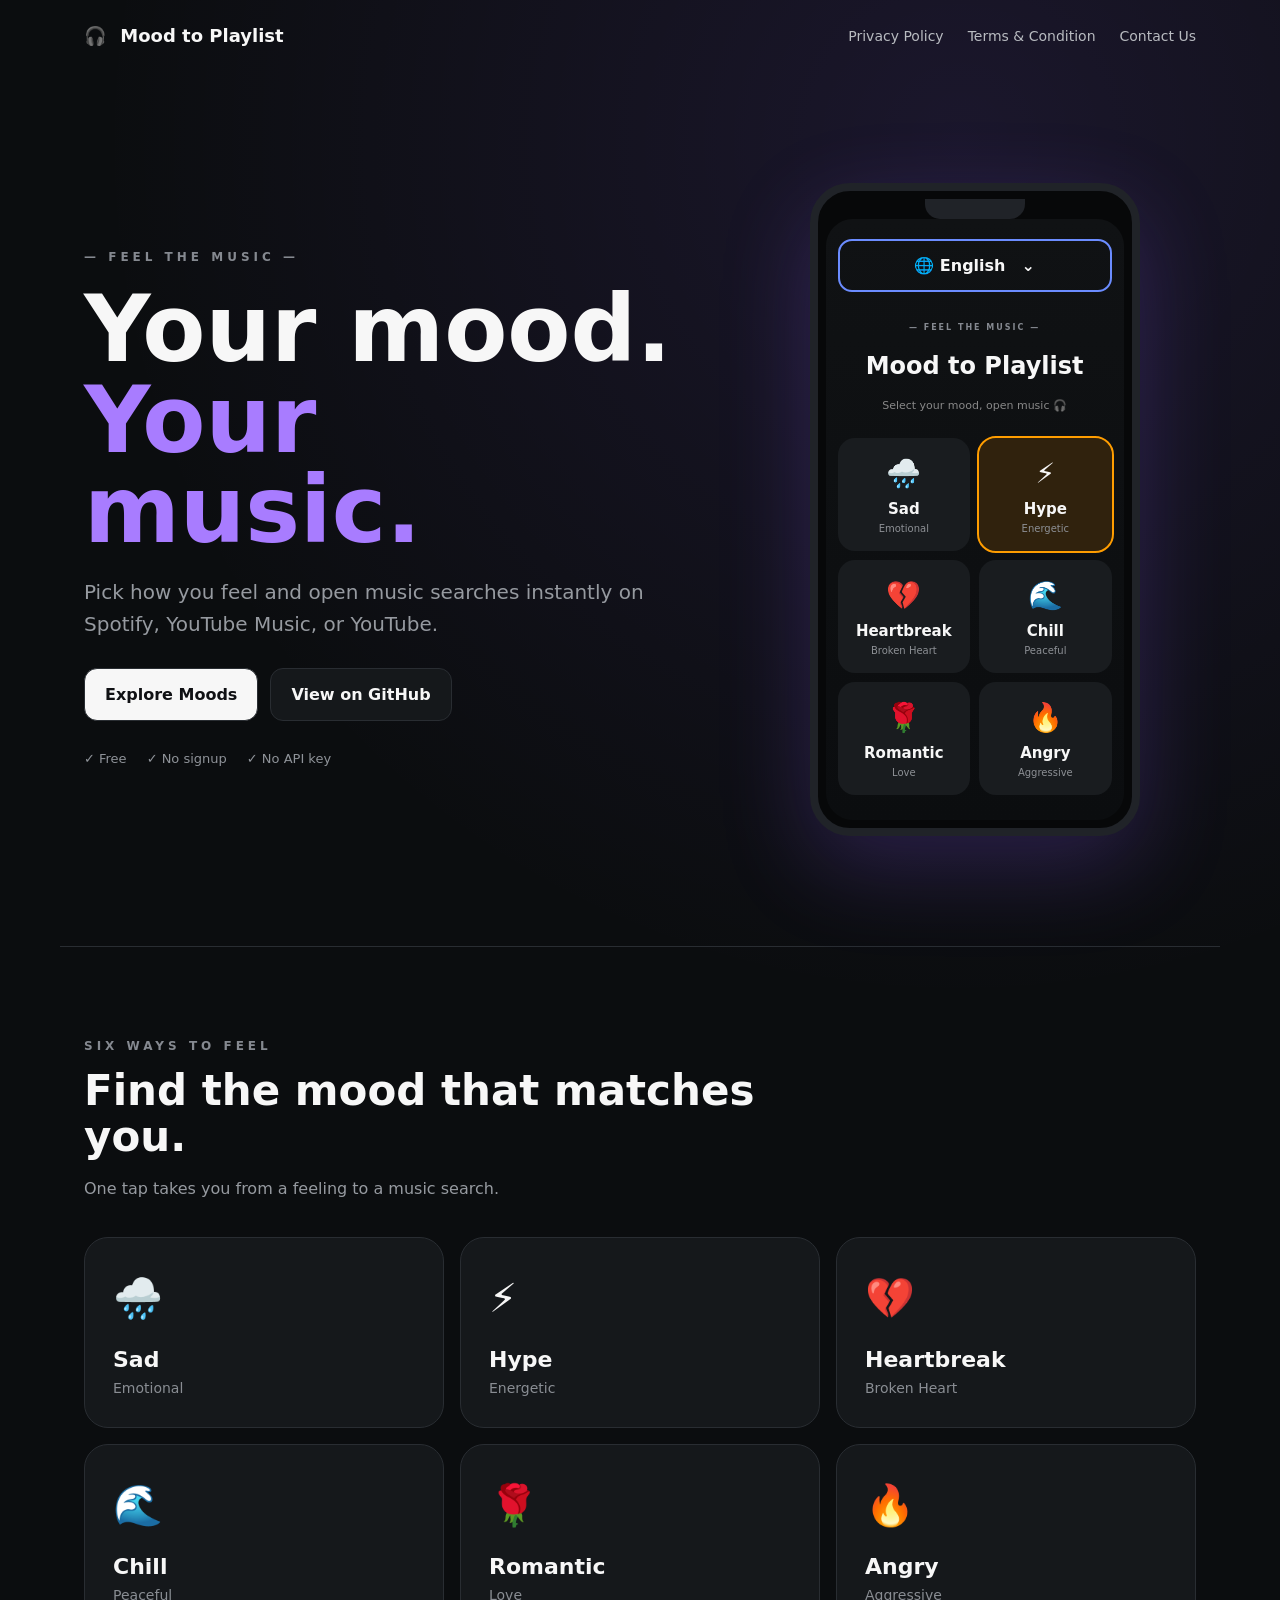
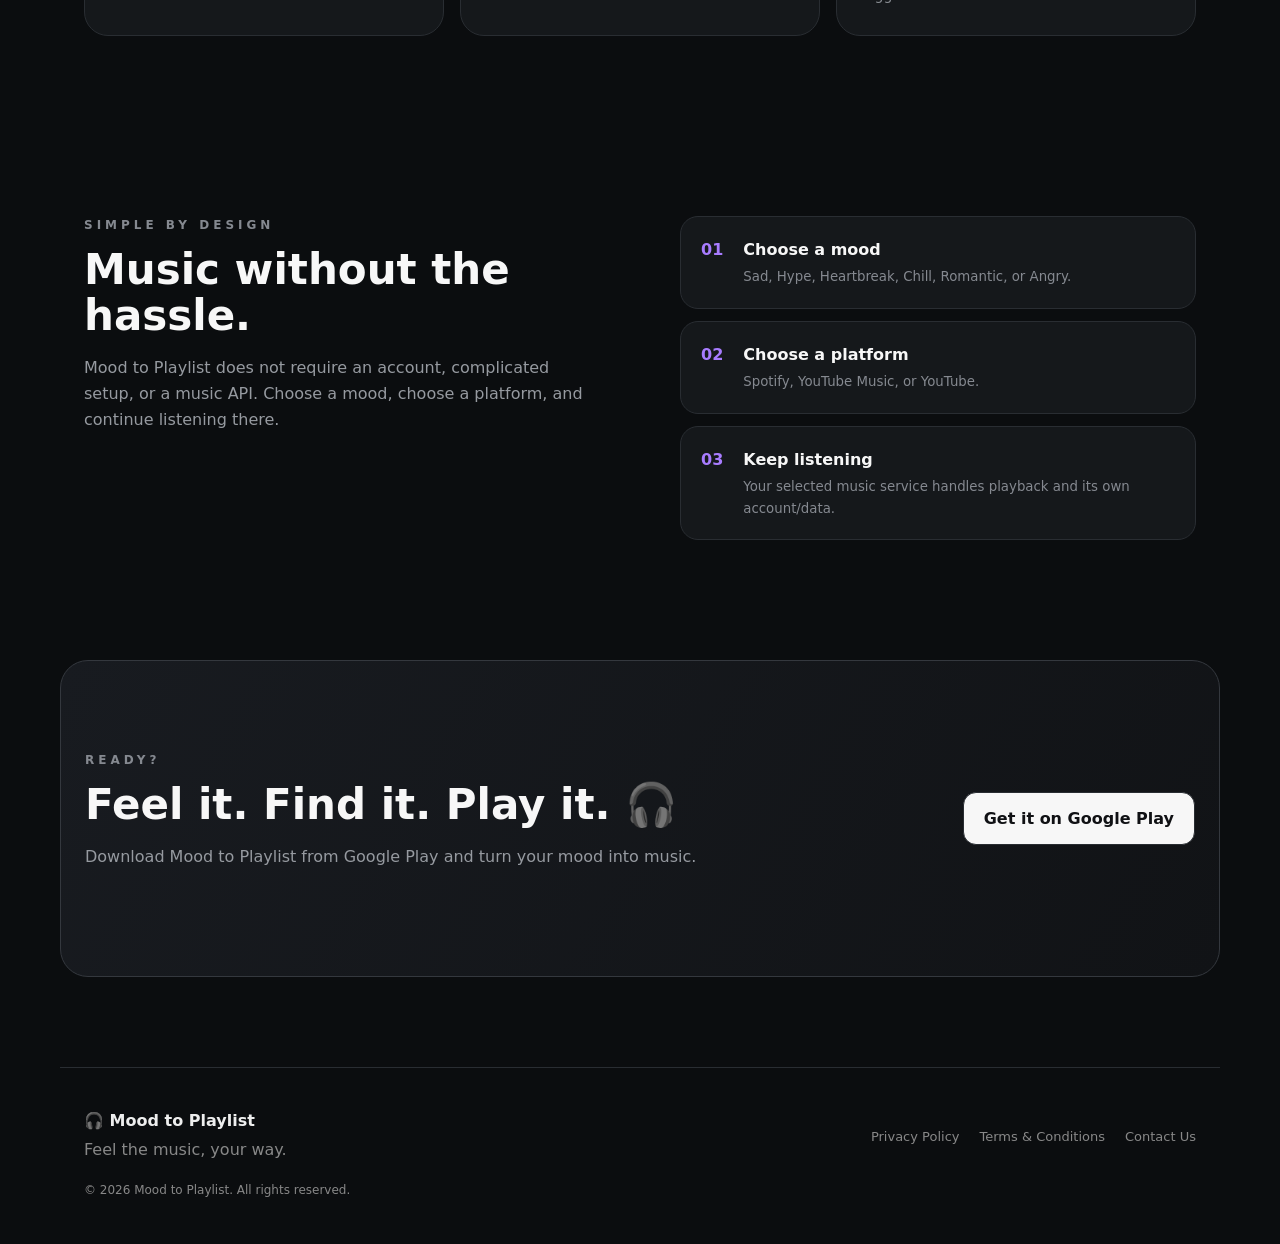
<file: index.html>
<!DOCTYPE html>
<html lang="en">
<head>
  <meta charset="UTF-8">
  <meta name="viewport" content="width=device-width, initial-scale=1.0">
  <meta name="description" content="Mood to Playlist — choose your mood and instantly open music searches on Spotify, YouTube Music, or YouTube. Free, simple, and no login required.">
  <meta name="theme-color" content="#0d0f12">
  <title>Mood to Playlist — Feel the Music</title>
  <link rel="stylesheet" href="style.css">
</head>
<body>
  <header class="nav">
    <a class="brand" href="index.html"><span>🎧</span> Mood to Playlist</a>
    <nav>
      <a href="https://digitalhelpxyz.github.io/Mood-To-Playlists/privacy-policy">Privacy Policy</a>
      <a href="https://digitalhelpxyz.github.io/Mood-To-Playlists/terms-and-conditions">Terms & Condition</a>
      <a href="https://digitalhelpxyz.github.io/Mood-To-Playlists/contact-us">Contact Us</a>
    </nav>
  </header>

  <main>
    <section class="hero">
      <div class="hero-copy">
        <div class="eyebrow">— FEEL THE MUSIC —</div>
        <h1>Your mood.<br><span>Your music.</span></h1>
        <p>Pick how you feel and open music searches instantly on Spotify, YouTube Music, or YouTube.</p>
        <div class="actions">
          <a class="btn primary" href="#moods">Explore Moods</a>
          <a class="btn secondary" href="https://github.com/" target="_blank" rel="noopener">View on GitHub</a>
        </div>
        <div class="trust">
          <span>✓ Free</span><span>✓ No signup</span><span>✓ No API key</span>
        </div>
      </div>

      <div class="phone">
        <div class="phone-top"></div>
        <div class="phone-screen">
          <div class="lang">🌐 English　⌄</div>
          <div class="mini-eyebrow">— FEEL THE MUSIC —</div>
          <h2>Mood to Playlist</h2>
          <p>Select your mood, open music 🎧</p>
          <div class="mood-grid">
            <div>🌧️<b>Sad</b><small>Emotional</small></div>
            <div class="active">⚡<b>Hype</b><small>Energetic</small></div>
            <div>💔<b>Heartbreak</b><small>Broken Heart</small></div>
            <div>🌊<b>Chill</b><small>Peaceful</small></div>
            <div>🌹<b>Romantic</b><small>Love</small></div>
            <div>🔥<b>Angry</b><small>Aggressive</small></div>
          </div>
        </div>
      </div>
    </section>

    <section id="moods" class="section">
      <div class="section-head">
        <div class="eyebrow">SIX WAYS TO FEEL</div>
        <h2>Find the mood that matches you.</h2>
        <p>One tap takes you from a feeling to a music search.</p>
      </div>
      <div class="cards">
        <article>🌧️<h3>Sad</h3><p>Emotional</p></article>
        <article>⚡<h3>Hype</h3><p>Energetic</p></article>
        <article>💔<h3>Heartbreak</h3><p>Broken Heart</p></article>
        <article>🌊<h3>Chill</h3><p>Peaceful</p></article>
        <article>🌹<h3>Romantic</h3><p>Love</p></article>
        <article>🔥<h3>Angry</h3><p>Aggressive</p></article>
      </div>
    </section>

    <section class="feature-section">
      <div>
        <div class="eyebrow">SIMPLE BY DESIGN</div>
        <h2>Music without the hassle.</h2>
        <p>Mood to Playlist does not require an account, complicated setup, or a music API. Choose a mood, choose a platform, and continue listening there.</p>
      </div>
      <div class="feature-list">
        <div><strong>01</strong><span><b>Choose a mood</b><small>Sad, Hype, Heartbreak, Chill, Romantic, or Angry.</small></span></div>
        <div><strong>02</strong><span><b>Choose a platform</b><small>Spotify, YouTube Music, or YouTube.</small></span></div>
        <div><strong>03</strong><span><b>Keep listening</b><small>Your selected music service handles playback and its own account/data.</small></span></div>
      </div>
    </section>

    <section class="cta">
      <div>
        <div class="eyebrow">READY?</div>
        <h2>Feel it. Find it. Play it. 🎧</h2>
        <p>Download Mood to Playlist from Google Play and turn your mood into music.</p>
      </div>
      <a class="btn primary" href="#" aria-label="Google Play listing placeholder">Get it on Google Play</a>
    </section>
  </main>

  <footer>
    <div><b>🎧 Mood to Playlist</b><p>Feel the music, your way.</p></div>
    <div class="footer-links"><a href="https://digitalhelpxyz.github.io/Mood-To-Playlists/privacy-policy">Privacy Policy</a><a href="https://digitalhelpxyz.github.io/Mood-To-Playlists/terms-and-conditions">Terms & Conditions</a><a href="https://digitalhelpxyz.github.io/Mood-To-Playlists/contact-us">Contact Us</a></div>
    <p class="copyright">© 2026 Mood to Playlist. All rights reserved.</p>
  </footer>
</body>
</html>
</file>
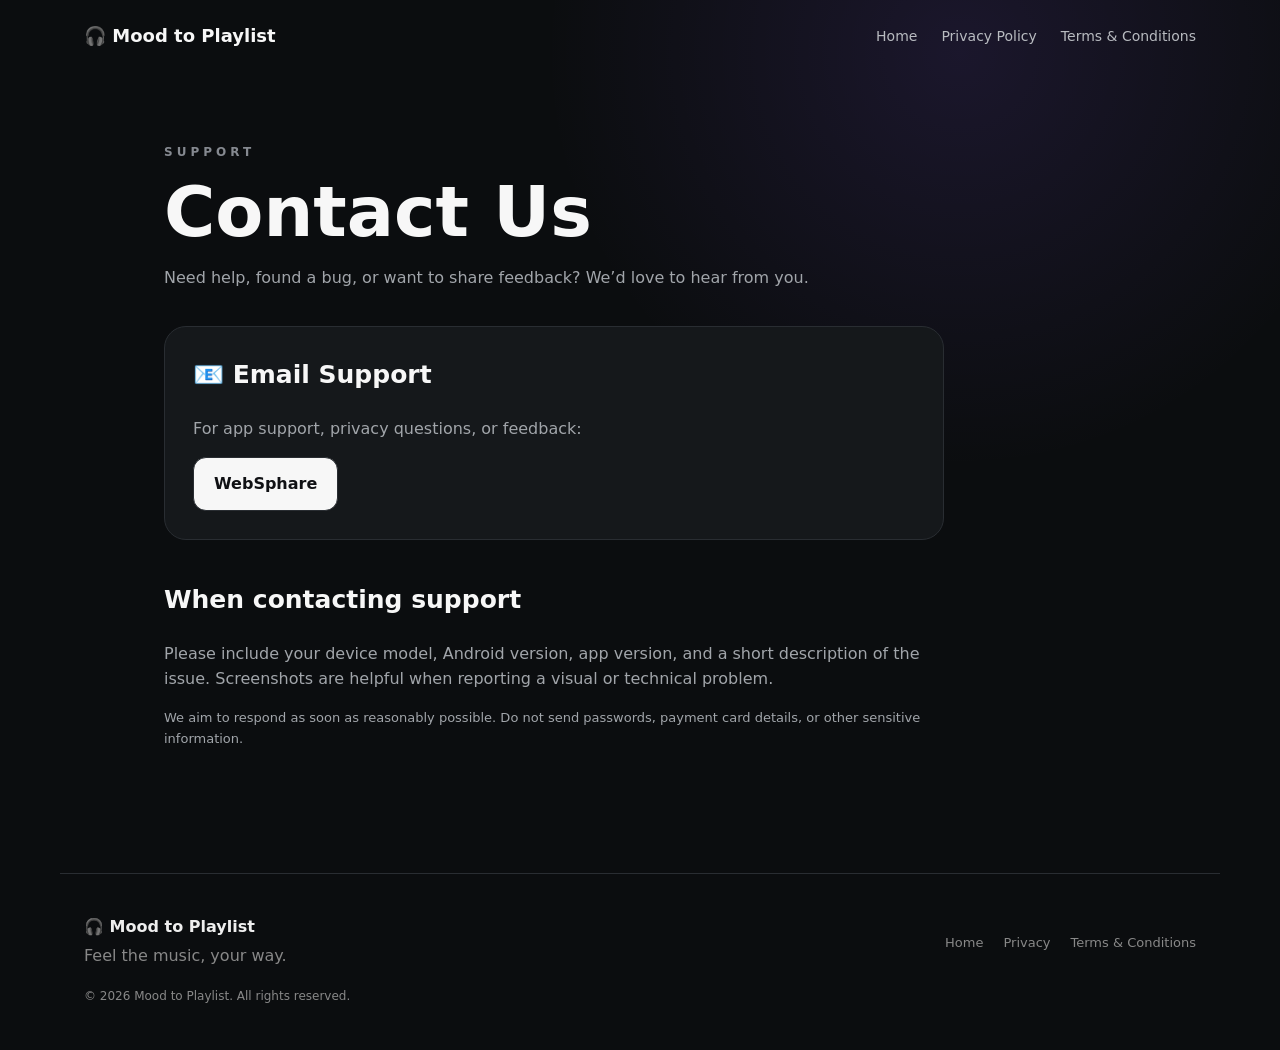
<file: contact-us.html>
<!DOCTYPE html>
<html lang="en"><head><meta charset="UTF-8"><meta name="viewport" content="width=device-width,initial-scale=1"><meta name="description" content="Contact Mood to Playlist support"><title>Contact Us — Mood to Playlist</title><link rel="stylesheet" href="style.css"></head>
<body><header class="nav"><a class="brand" href="index.html">🎧 Mood to Playlist</a><nav><a href="index.html">Home</a><a href="https://digitalhelpxyz.github.io/Mood-To-Playlists/privacy-policy">Privacy Policy</a><a href="https://digitalhelpxyz.github.io/Mood-To-Playlists/terms-and-conditions">Terms & Conditions</a></nav></header>
<main class="legal"><div class="legal-inner"><div class="eyebrow">SUPPORT</div><h1>Contact Us</h1><p>Need help, found a bug, or want to share feedback? We’d love to hear from you.</p>
<div class="contact-box"><h2>📧 Email Support</h2><p>For app support, privacy questions, or feedback:</p><a class="btn primary" href="mailto: digitalhelpxyz@gmail.com">WebSphare</a></div>
<h2>When contacting support</h2><p>Please include your device model, Android version, app version, and a short description of the issue. Screenshots are helpful when reporting a visual or technical problem.</p>
<p class="note">We aim to respond as soon as reasonably possible. Do not send passwords, payment card details, or other sensitive information.</p>
</div></main><footer><div><b>🎧 Mood to Playlist</b><p>Feel the music, your way.</p></div><div class="footer-links"><a href="index.html">Home</a><a href="privacy.html">Privacy</a><a href="https://digitalhelpxyz.github.io/Mood-To-Playlists/terms-and-conditions">Terms & Conditions</a></div><p class="copyright">© 2026 Mood to Playlist. All rights reserved.</p></footer>
</body></html>
</file>
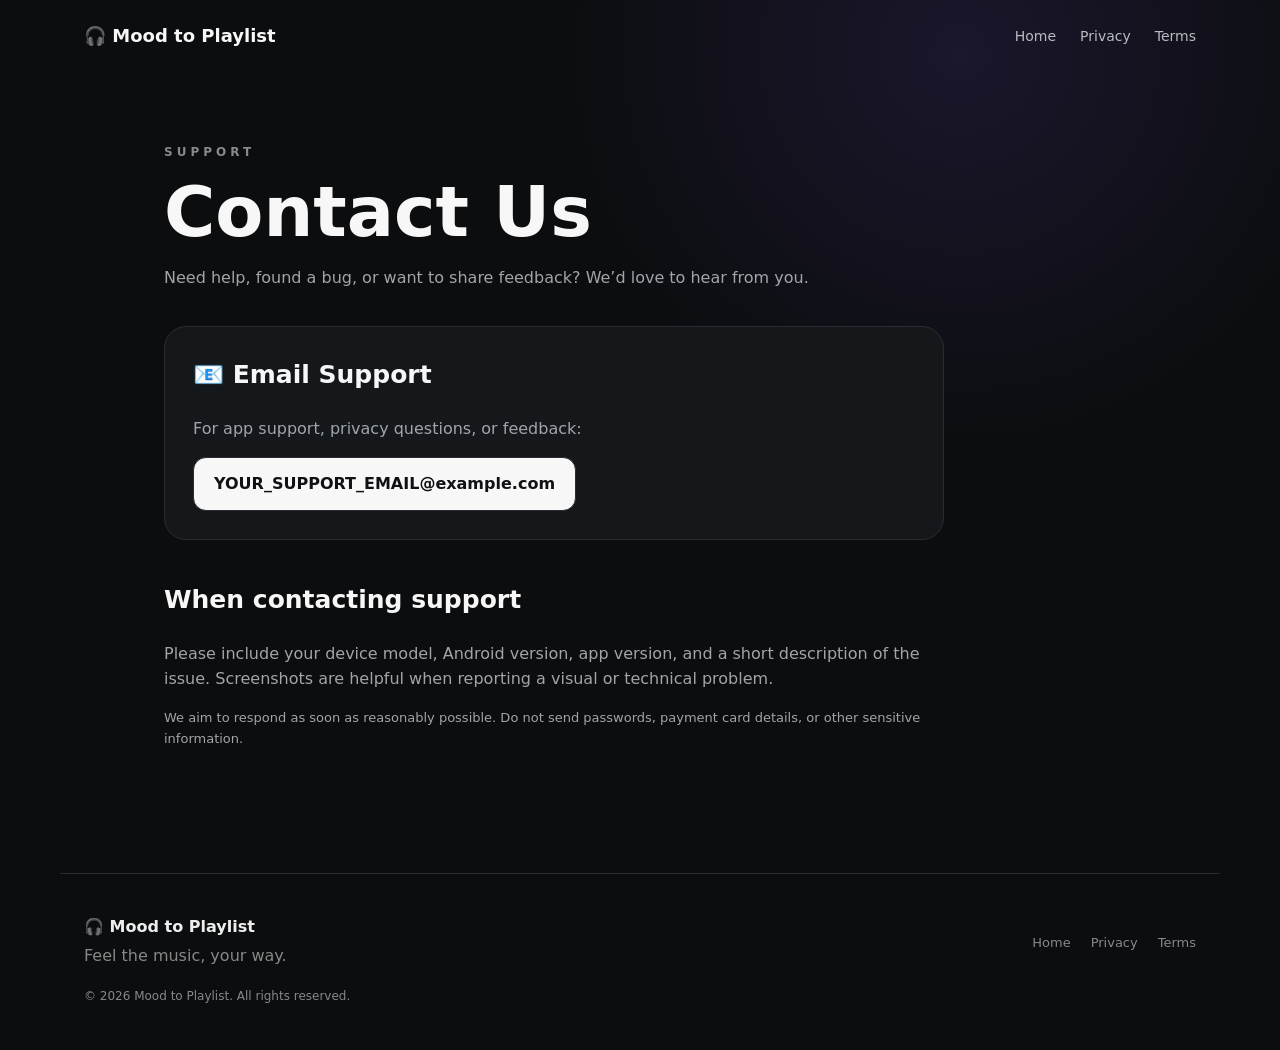
<file: contact.html>
<!DOCTYPE html>
<html lang="en"><head><meta charset="UTF-8"><meta name="viewport" content="width=device-width,initial-scale=1"><meta name="description" content="Contact Mood to Playlist support"><title>Contact Us — Mood to Playlist</title><link rel="stylesheet" href="style.css"></head>
<body><header class="nav"><a class="brand" href="index.html">🎧 Mood to Playlist</a><nav><a href="index.html">Home</a><a href="privacy.html">Privacy</a><a href="terms.html">Terms</a></nav></header>
<main class="legal"><div class="legal-inner"><div class="eyebrow">SUPPORT</div><h1>Contact Us</h1><p>Need help, found a bug, or want to share feedback? We’d love to hear from you.</p>
<div class="contact-box"><h2>📧 Email Support</h2><p>For app support, privacy questions, or feedback:</p><a class="btn primary" href="mailto:YOUR_SUPPORT_EMAIL@example.com">YOUR_SUPPORT_EMAIL@example.com</a></div>
<h2>When contacting support</h2><p>Please include your device model, Android version, app version, and a short description of the issue. Screenshots are helpful when reporting a visual or technical problem.</p>
<p class="note">We aim to respond as soon as reasonably possible. Do not send passwords, payment card details, or other sensitive information.</p>
</div></main><footer><div><b>🎧 Mood to Playlist</b><p>Feel the music, your way.</p></div><div class="footer-links"><a href="index.html">Home</a><a href="privacy.html">Privacy</a><a href="terms.html">Terms</a></div><p class="copyright">© 2026 Mood to Playlist. All rights reserved.</p></footer>
</body></html>
</file>
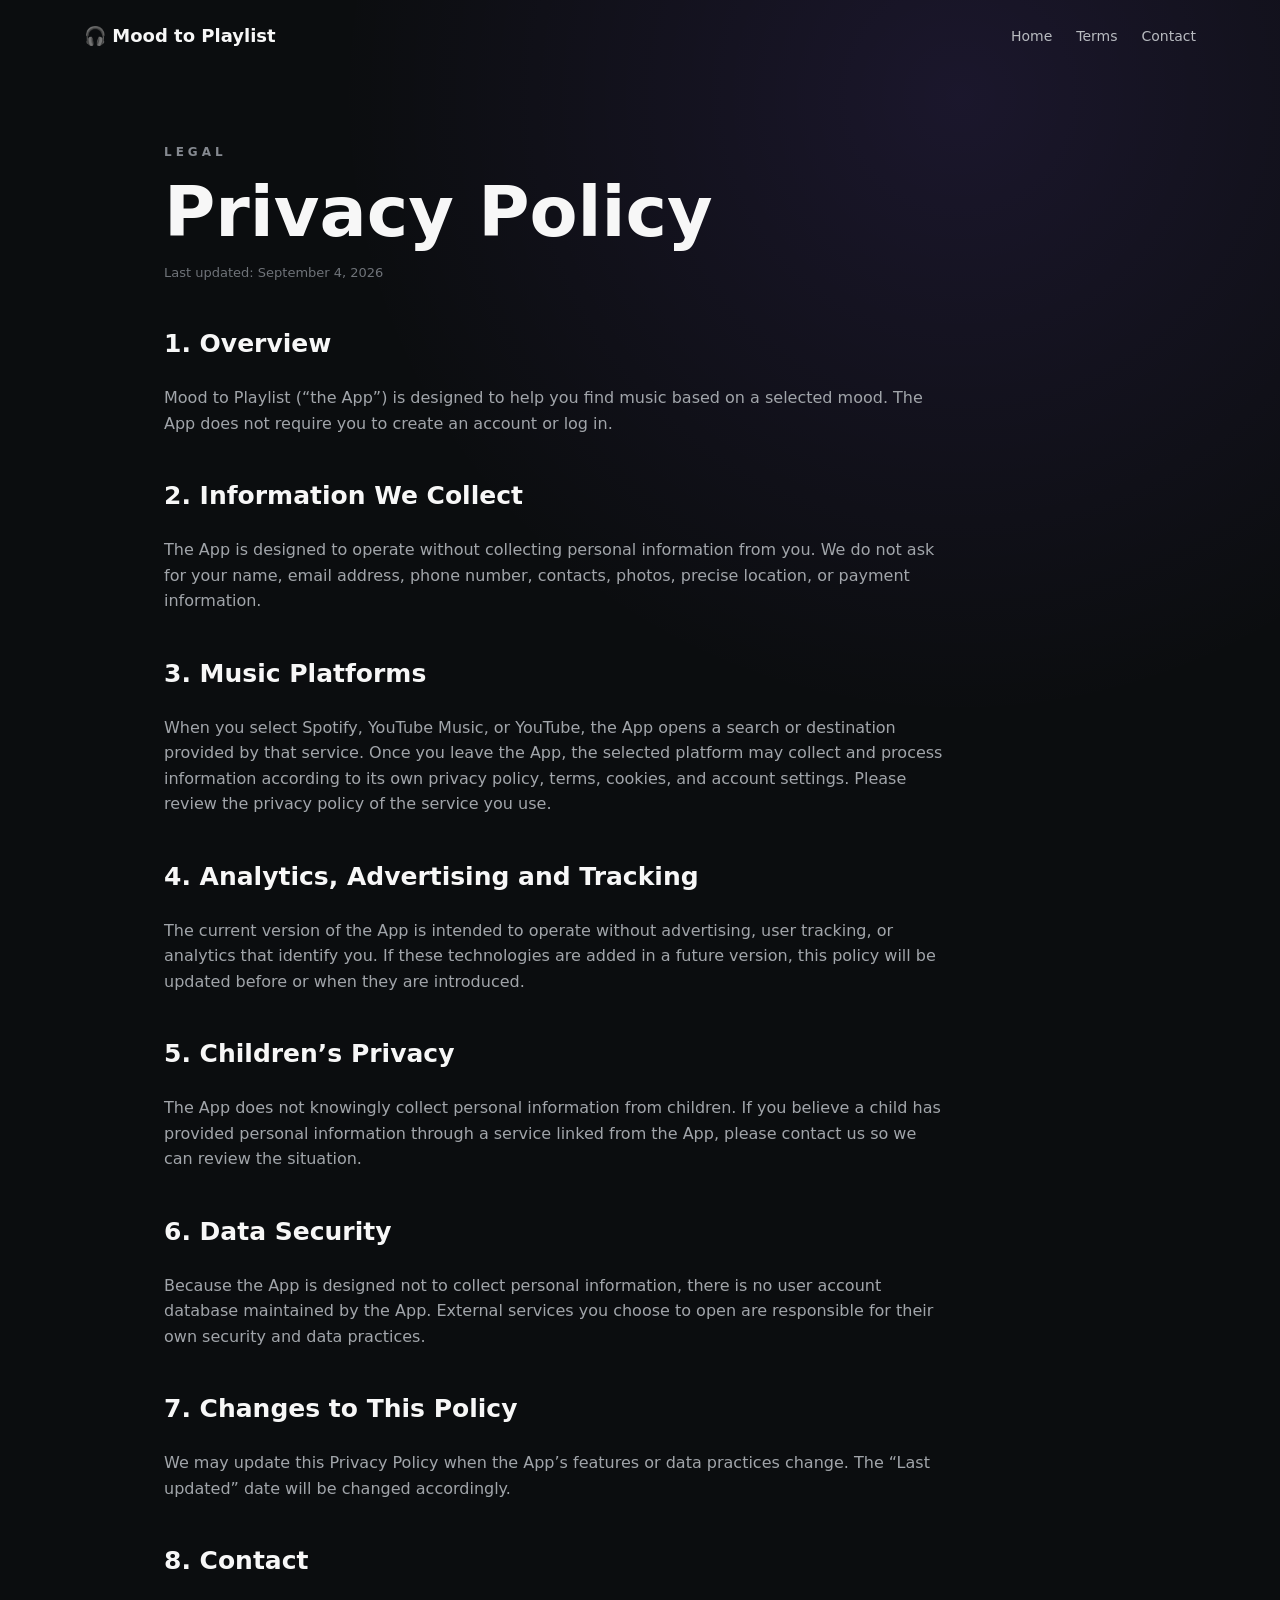
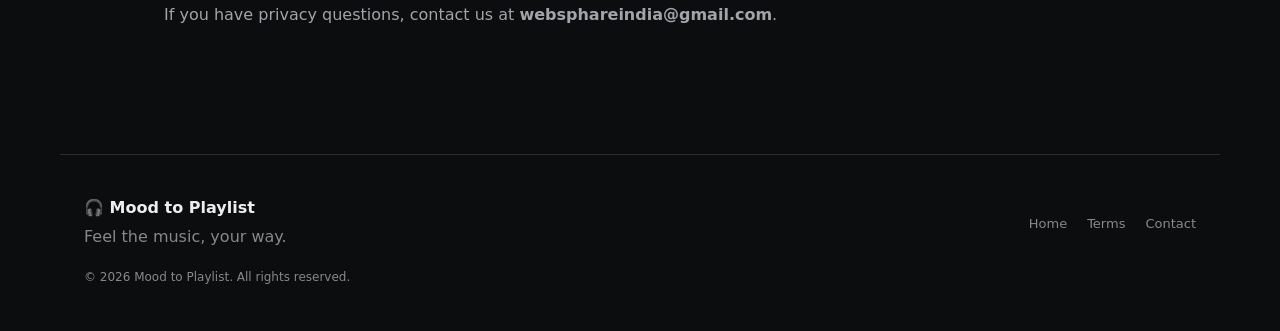
<file: privacy-policy.html>
<!DOCTYPE html>
<html lang="en"><head><meta charset="UTF-8"><meta name="viewport" content="width=device-width,initial-scale=1"><meta name="description" content="Privacy Policy for Mood to Playlist"><title>Privacy Policy — Mood to Playlist</title><link rel="stylesheet" href="style.css"></head>
<body><header class="nav"><a class="brand" href="index.html">🎧 Mood to Playlist</a><nav><a href="index.html">Home</a><a href="terms-and-conditions.html">Terms</a><a href="contact-us.html">Contact</a></nav></header>
<main class="legal"><div class="legal-inner"><div class="eyebrow">LEGAL</div><h1>Privacy Policy</h1><p class="updated">Last updated: September 4, 2026</p>
<h2>1. Overview</h2><p>Mood to Playlist (“the App”) is designed to help you find music based on a selected mood. The App does not require you to create an account or log in.</p>
<h2>2. Information We Collect</h2><p>The App is designed to operate without collecting personal information from you. We do not ask for your name, email address, phone number, contacts, photos, precise location, or payment information.</p>
<h2>3. Music Platforms</h2><p>When you select Spotify, YouTube Music, or YouTube, the App opens a search or destination provided by that service. Once you leave the App, the selected platform may collect and process information according to its own privacy policy, terms, cookies, and account settings. Please review the privacy policy of the service you use.</p>
<h2>4. Analytics, Advertising and Tracking</h2><p>The current version of the App is intended to operate without advertising, user tracking, or analytics that identify you. If these technologies are added in a future version, this policy will be updated before or when they are introduced.</p>
<h2>5. Children’s Privacy</h2><p>The App does not knowingly collect personal information from children. If you believe a child has provided personal information through a service linked from the App, please contact us so we can review the situation.</p>
<h2>6. Data Security</h2><p>Because the App is designed not to collect personal information, there is no user account database maintained by the App. External services you choose to open are responsible for their own security and data practices.</p>
<h2>7. Changes to This Policy</h2><p>We may update this Privacy Policy when the App’s features or data practices change. The “Last updated” date will be changed accordingly.</p>
<h2>8. Contact</h2><p>If you have privacy questions, contact us at <strong>websphareindia@gmail.com</strong>.</p>
</div></main><footer><div><b>🎧 Mood to Playlist</b><p>Feel the music, your way.</p></div><div class="footer-links"><a href="index.html">Home</a><a href="terms-and-conditions.html">Terms</a><a href="contact-us.html">Contact</a></div><p class="copyright">© 2026 Mood to Playlist. All rights reserved.</p></footer>
</body></html>
</file>
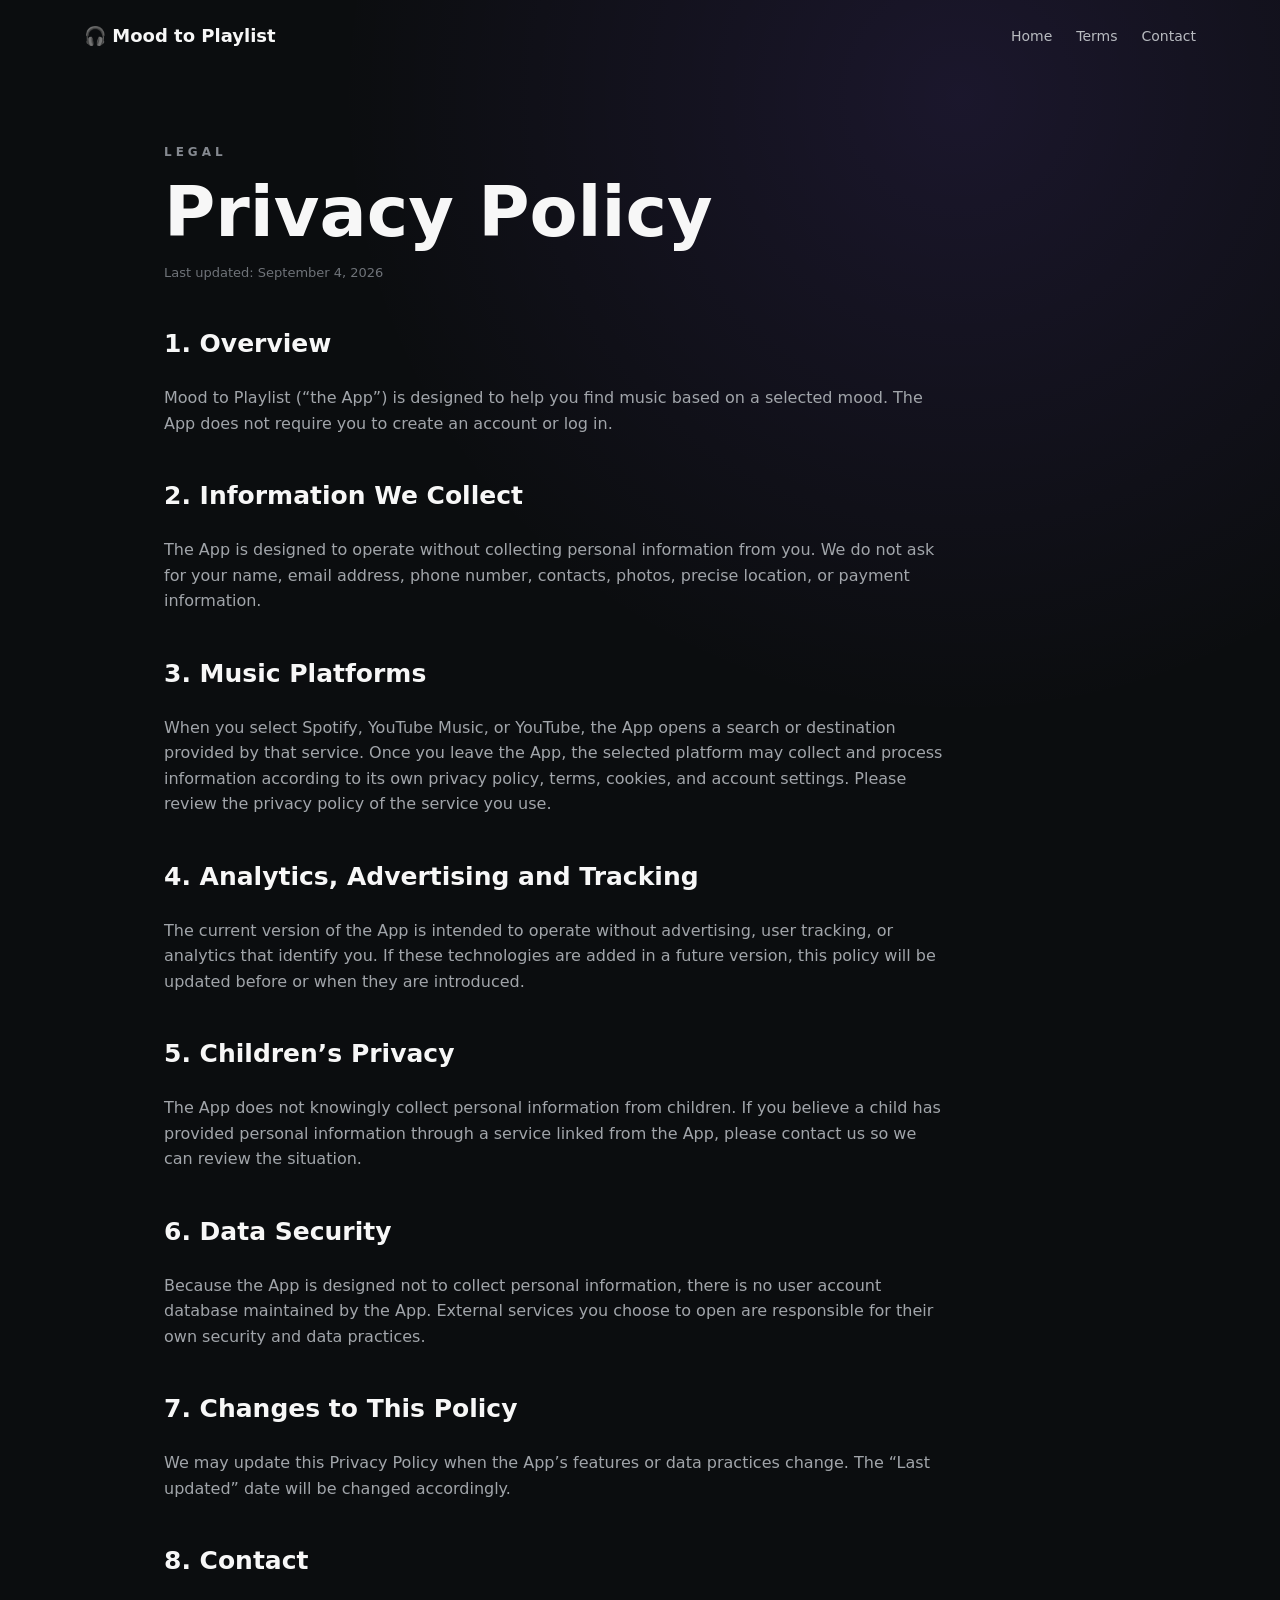
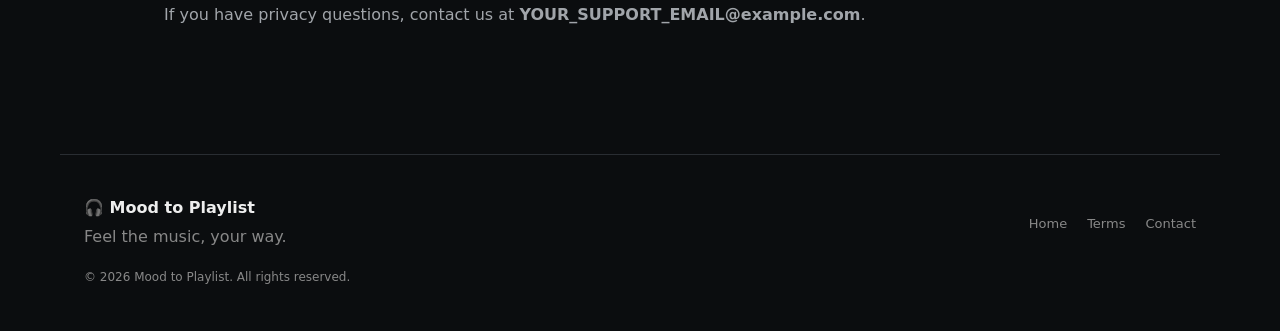
<file: privacy.html>
<!DOCTYPE html>
<html lang="en"><head><meta charset="UTF-8"><meta name="viewport" content="width=device-width,initial-scale=1"><meta name="description" content="Privacy Policy for Mood to Playlist"><title>Privacy Policy — Mood to Playlist</title><link rel="stylesheet" href="style.css"></head>
<body><header class="nav"><a class="brand" href="index.html">🎧 Mood to Playlist</a><nav><a href="index.html">Home</a><a href="terms.html">Terms</a><a href="contact.html">Contact</a></nav></header>
<main class="legal"><div class="legal-inner"><div class="eyebrow">LEGAL</div><h1>Privacy Policy</h1><p class="updated">Last updated: September 4, 2026</p>
<h2>1. Overview</h2><p>Mood to Playlist (“the App”) is designed to help you find music based on a selected mood. The App does not require you to create an account or log in.</p>
<h2>2. Information We Collect</h2><p>The App is designed to operate without collecting personal information from you. We do not ask for your name, email address, phone number, contacts, photos, precise location, or payment information.</p>
<h2>3. Music Platforms</h2><p>When you select Spotify, YouTube Music, or YouTube, the App opens a search or destination provided by that service. Once you leave the App, the selected platform may collect and process information according to its own privacy policy, terms, cookies, and account settings. Please review the privacy policy of the service you use.</p>
<h2>4. Analytics, Advertising and Tracking</h2><p>The current version of the App is intended to operate without advertising, user tracking, or analytics that identify you. If these technologies are added in a future version, this policy will be updated before or when they are introduced.</p>
<h2>5. Children’s Privacy</h2><p>The App does not knowingly collect personal information from children. If you believe a child has provided personal information through a service linked from the App, please contact us so we can review the situation.</p>
<h2>6. Data Security</h2><p>Because the App is designed not to collect personal information, there is no user account database maintained by the App. External services you choose to open are responsible for their own security and data practices.</p>
<h2>7. Changes to This Policy</h2><p>We may update this Privacy Policy when the App’s features or data practices change. The “Last updated” date will be changed accordingly.</p>
<h2>8. Contact</h2><p>If you have privacy questions, contact us at <strong>YOUR_SUPPORT_EMAIL@example.com</strong>.</p>
</div></main><footer><div><b>🎧 Mood to Playlist</b><p>Feel the music, your way.</p></div><div class="footer-links"><a href="index.html">Home</a><a href="terms.html">Terms</a><a href="contact.html">Contact</a></div><p class="copyright">© 2026 Mood to Playlist. All rights reserved.</p></footer>
</body></html>
</file>
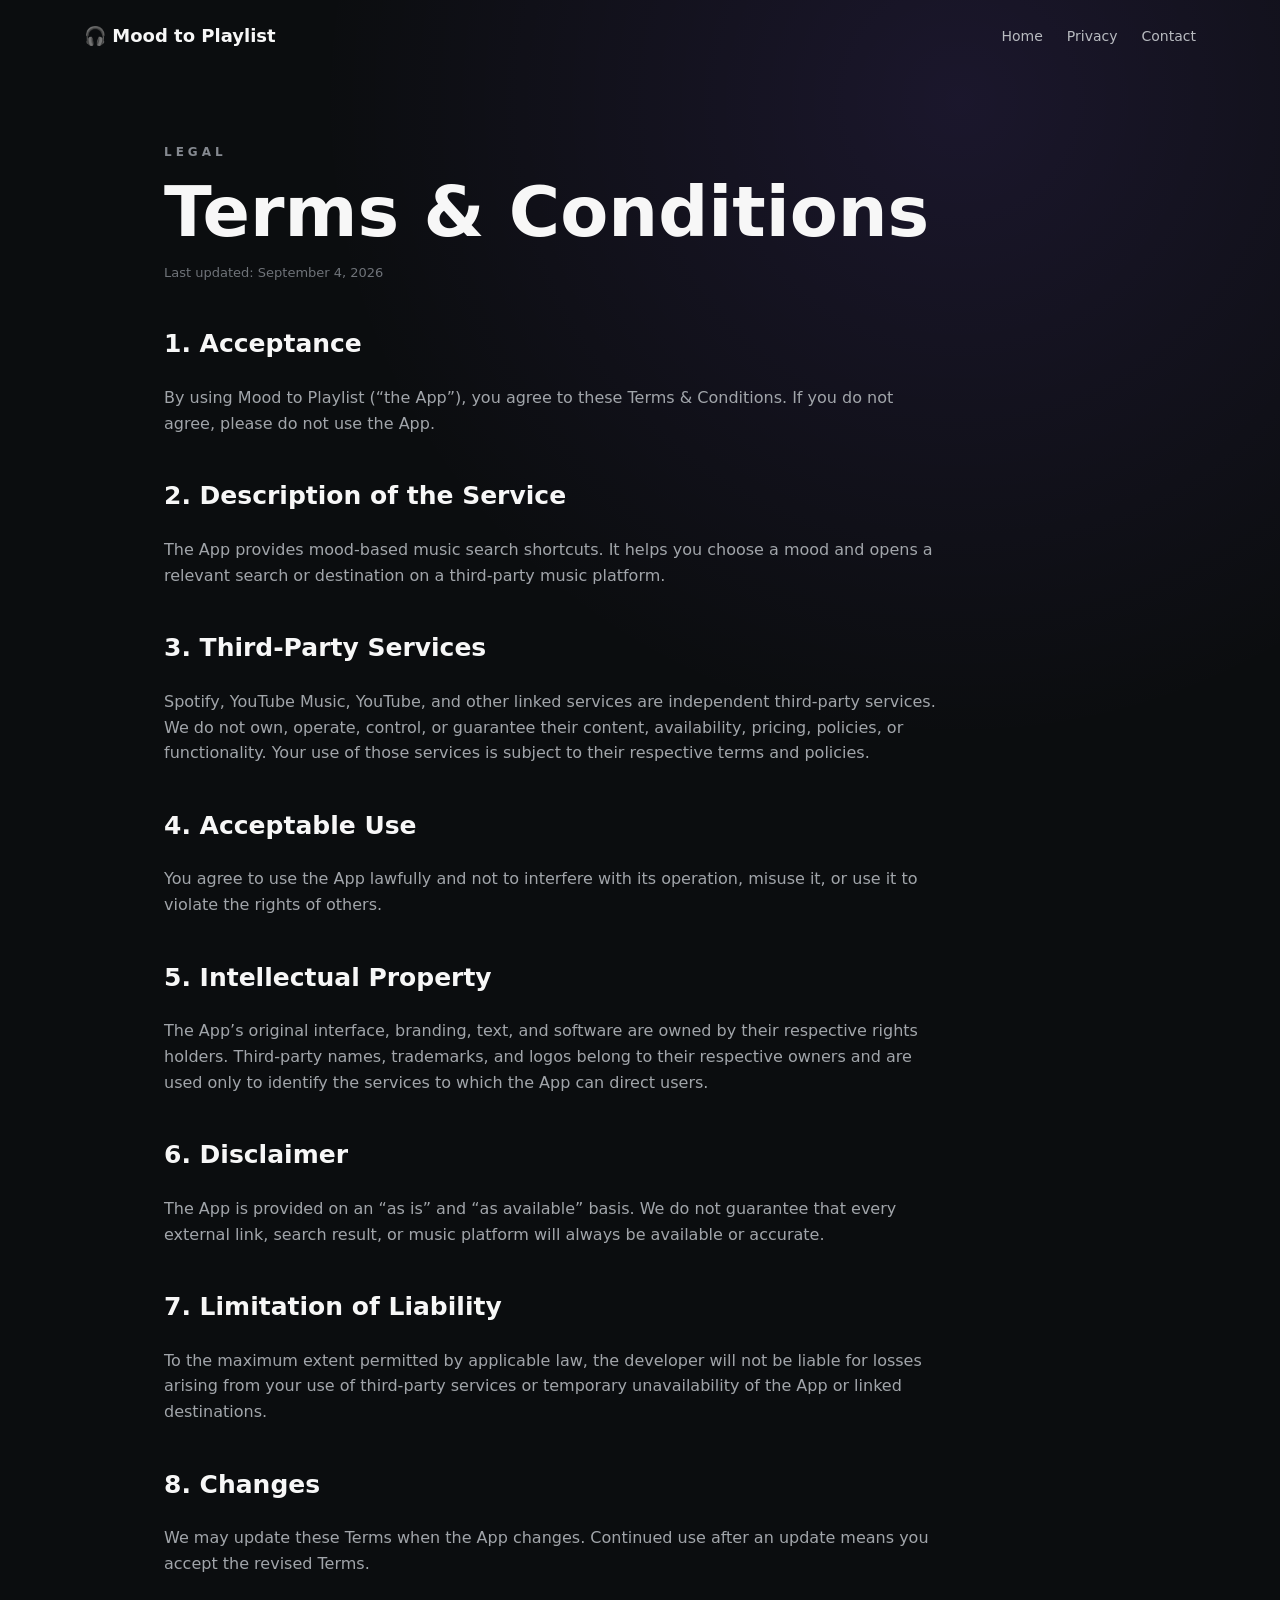
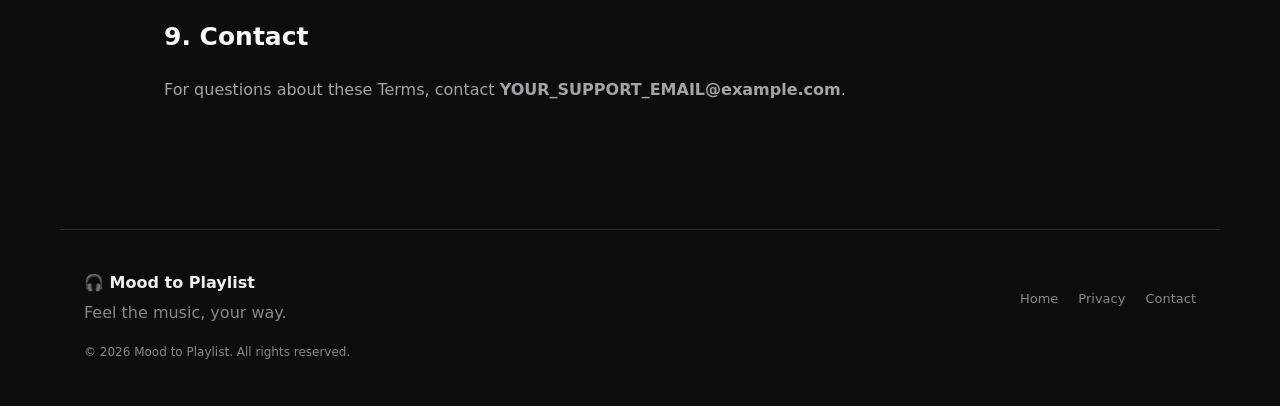
<file: terms-and-conditions.html>
<!DOCTYPE html>
<html lang="en"><head><meta charset="UTF-8"><meta name="viewport" content="width=device-width,initial-scale=1"><meta name="description" content="Terms and Conditions for Mood to Playlist"><title>Terms & Conditions — Mood to Playlist</title><link rel="stylesheet" href="style.css"></head>
<body><header class="nav"><a class="brand" href="index.html">🎧 Mood to Playlist</a><nav><a href="index.html">Home</a><a href="privacy.html">Privacy</a><a href="contact.html">Contact</a></nav></header>
<main class="legal"><div class="legal-inner"><div class="eyebrow">LEGAL</div><h1>Terms & Conditions</h1><p class="updated">Last updated: September 4, 2026</p>
<h2>1. Acceptance</h2><p>By using Mood to Playlist (“the App”), you agree to these Terms & Conditions. If you do not agree, please do not use the App.</p>
<h2>2. Description of the Service</h2><p>The App provides mood-based music search shortcuts. It helps you choose a mood and opens a relevant search or destination on a third-party music platform.</p>
<h2>3. Third-Party Services</h2><p>Spotify, YouTube Music, YouTube, and other linked services are independent third-party services. We do not own, operate, control, or guarantee their content, availability, pricing, policies, or functionality. Your use of those services is subject to their respective terms and policies.</p>
<h2>4. Acceptable Use</h2><p>You agree to use the App lawfully and not to interfere with its operation, misuse it, or use it to violate the rights of others.</p>
<h2>5. Intellectual Property</h2><p>The App’s original interface, branding, text, and software are owned by their respective rights holders. Third-party names, trademarks, and logos belong to their respective owners and are used only to identify the services to which the App can direct users.</p>
<h2>6. Disclaimer</h2><p>The App is provided on an “as is” and “as available” basis. We do not guarantee that every external link, search result, or music platform will always be available or accurate.</p>
<h2>7. Limitation of Liability</h2><p>To the maximum extent permitted by applicable law, the developer will not be liable for losses arising from your use of third-party services or temporary unavailability of the App or linked destinations.</p>
<h2>8. Changes</h2><p>We may update these Terms when the App changes. Continued use after an update means you accept the revised Terms.</p>
<h2>9. Contact</h2><p>For questions about these Terms, contact <strong>YOUR_SUPPORT_EMAIL@example.com</strong>.</p>
</div></main><footer><div><b>🎧 Mood to Playlist</b><p>Feel the music, your way.</p></div><div class="footer-links"><a href="index.html">Home</a><a href="privacy.html">Privacy</a><a href="contact.html">Contact</a></div><p class="copyright">© 2026 Mood to Playlist. All rights reserved.</p></footer>
</body></html>
</file>
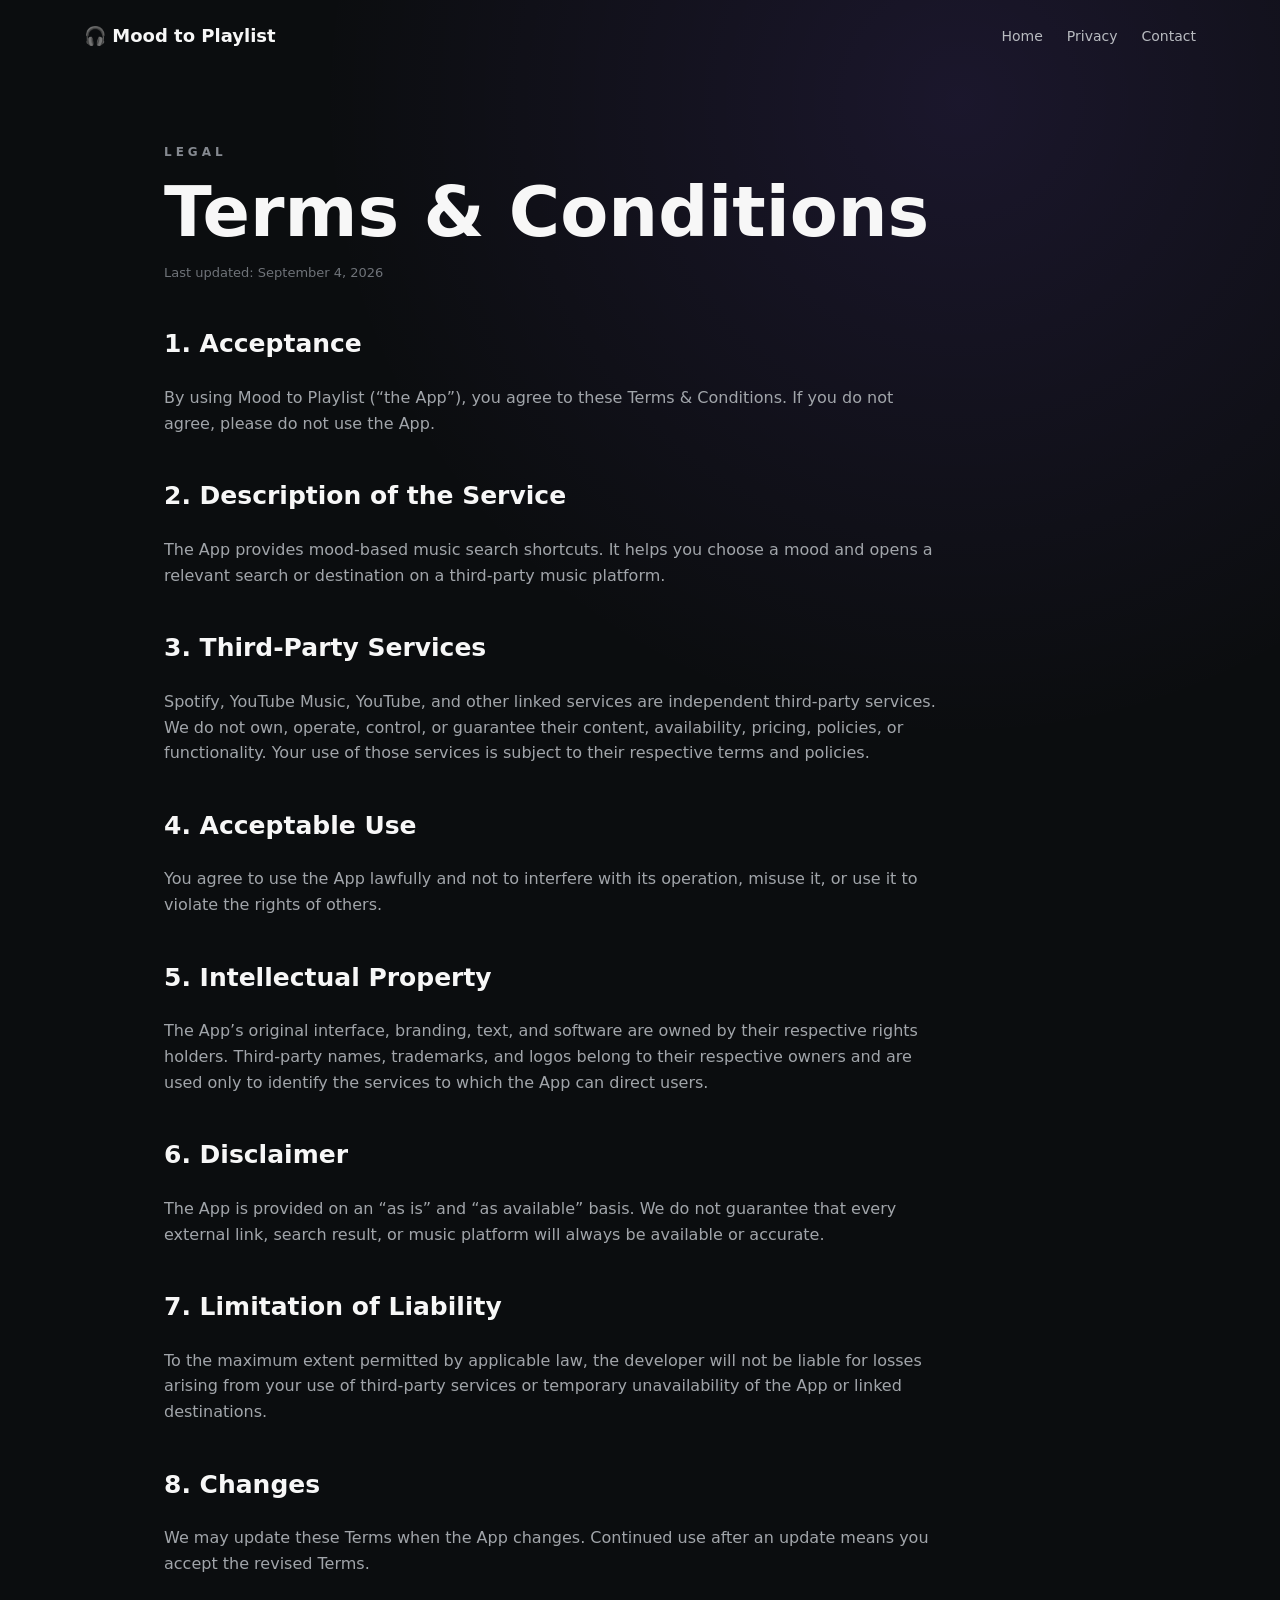
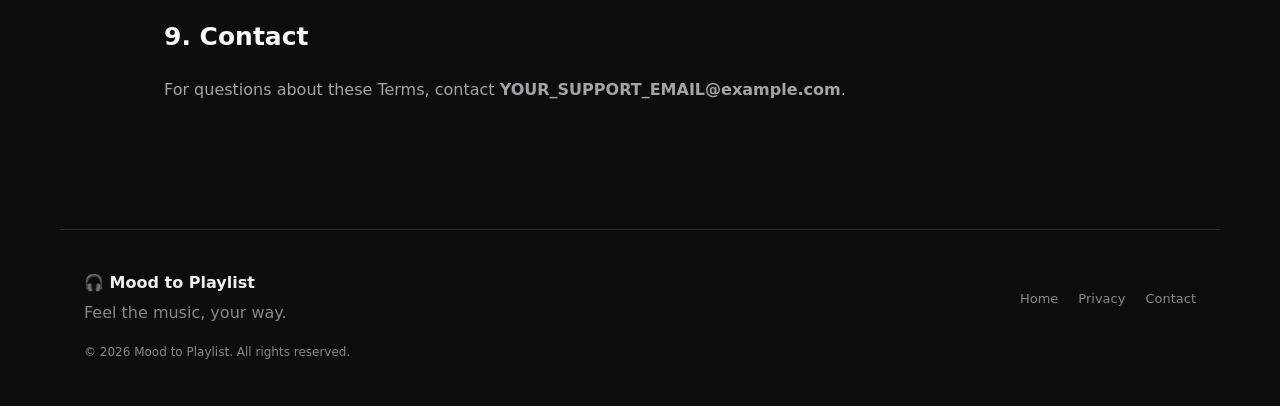
<file: terms.html>
<!DOCTYPE html>
<html lang="en"><head><meta charset="UTF-8"><meta name="viewport" content="width=device-width,initial-scale=1"><meta name="description" content="Terms and Conditions for Mood to Playlist"><title>Terms & Conditions — Mood to Playlist</title><link rel="stylesheet" href="style.css"></head>
<body><header class="nav"><a class="brand" href="index.html">🎧 Mood to Playlist</a><nav><a href="index.html">Home</a><a href="privacy.html">Privacy</a><a href="contact.html">Contact</a></nav></header>
<main class="legal"><div class="legal-inner"><div class="eyebrow">LEGAL</div><h1>Terms & Conditions</h1><p class="updated">Last updated: September 4, 2026</p>
<h2>1. Acceptance</h2><p>By using Mood to Playlist (“the App”), you agree to these Terms & Conditions. If you do not agree, please do not use the App.</p>
<h2>2. Description of the Service</h2><p>The App provides mood-based music search shortcuts. It helps you choose a mood and opens a relevant search or destination on a third-party music platform.</p>
<h2>3. Third-Party Services</h2><p>Spotify, YouTube Music, YouTube, and other linked services are independent third-party services. We do not own, operate, control, or guarantee their content, availability, pricing, policies, or functionality. Your use of those services is subject to their respective terms and policies.</p>
<h2>4. Acceptable Use</h2><p>You agree to use the App lawfully and not to interfere with its operation, misuse it, or use it to violate the rights of others.</p>
<h2>5. Intellectual Property</h2><p>The App’s original interface, branding, text, and software are owned by their respective rights holders. Third-party names, trademarks, and logos belong to their respective owners and are used only to identify the services to which the App can direct users.</p>
<h2>6. Disclaimer</h2><p>The App is provided on an “as is” and “as available” basis. We do not guarantee that every external link, search result, or music platform will always be available or accurate.</p>
<h2>7. Limitation of Liability</h2><p>To the maximum extent permitted by applicable law, the developer will not be liable for losses arising from your use of third-party services or temporary unavailability of the App or linked destinations.</p>
<h2>8. Changes</h2><p>We may update these Terms when the App changes. Continued use after an update means you accept the revised Terms.</p>
<h2>9. Contact</h2><p>For questions about these Terms, contact <strong>YOUR_SUPPORT_EMAIL@example.com</strong>.</p>
</div></main><footer><div><b>🎧 Mood to Playlist</b><p>Feel the music, your way.</p></div><div class="footer-links"><a href="index.html">Home</a><a href="privacy.html">Privacy</a><a href="contact.html">Contact</a></div><p class="copyright">© 2026 Mood to Playlist. All rights reserved.</p></footer>
</body></html>
</file>
<file: style.css>
:root{
  --bg:#0b0d0f;--surface:#15181b;--surface2:#1b1f23;--text:#f7f7f7;
  --muted:#969aa0;--accent:#8d5cff;--line:#292d32;--glow:rgba(141,92,255,.22);
}
*{box-sizing:border-box}html{scroll-behavior:smooth}body{margin:0;background:radial-gradient(circle at 75% 5%,rgba(141,92,255,.12),transparent 30%),var(--bg);color:var(--text);font-family:Inter,system-ui,-apple-system,Segoe UI,Roboto,Arial,sans-serif;line-height:1.6}
a{color:inherit;text-decoration:none}.nav{max-width:1160px;margin:auto;padding:22px 24px;display:flex;justify-content:space-between;align-items:center}.brand{font-weight:800;font-size:18px}.brand span{margin-right:8px}.nav nav{display:flex;gap:24px;color:#b8bbc0;font-size:14px}.nav nav a:hover{color:white}
.hero{max-width:1160px;margin:50px auto 0;padding:60px 24px 110px;display:grid;grid-template-columns:1.15fr .85fr;gap:70px;align-items:center}.eyebrow,.mini-eyebrow{letter-spacing:4px;color:#858990;font-size:12px;font-weight:700}.hero h1{font-size:clamp(52px,8vw,92px);line-height:.98;margin:18px 0}.hero h1 span{color:#a87cff}.hero-copy>p{max-width:600px;color:var(--muted);font-size:20px}.actions{display:flex;gap:12px;flex-wrap:wrap;margin:28px 0}.btn{display:inline-block;padding:13px 20px;border-radius:13px;font-weight:750;border:1px solid var(--line)}.primary{background:#f7f7f7;color:#101114}.secondary{background:var(--surface)}.trust{display:flex;gap:20px;color:#8f9399;font-size:13px;flex-wrap:wrap}
.phone{width:330px;max-width:100%;margin:auto;border:8px solid #202328;border-radius:40px;background:#070809;box-shadow:0 30px 90px var(--glow);padding:8px}.phone-top{width:100px;height:20px;background:#202328;border-radius:0 0 15px 15px;margin:auto}.phone-screen{padding:20px 12px 25px;background:linear-gradient(180deg,#101214,#0b0d0f);border-radius:27px;min-height:570px}.lang{border:2px solid #6b8cff;border-radius:14px;padding:12px;margin-bottom:30px;text-align:center;font-weight:700}.mini-eyebrow{text-align:center;font-size:8px;letter-spacing:2px}.phone h2{text-align:center;font-size:24px;margin:12px 0 3px}.phone-screen>p{text-align:center;color:#888;font-size:11px}.mood-grid{display:grid;grid-template-columns:repeat(2,1fr);gap:9px;margin-top:24px}.mood-grid div{background:#191c1f;border-radius:17px;padding:14px 8px;text-align:center;font-size:28px}.mood-grid .active{outline:2px solid #ff9d00;background:#30220d}.mood-grid b,.mood-grid small{display:block}.mood-grid b{font-size:15px}.mood-grid small{font-size:10px;color:#8d9095}
.section,.feature-section,.cta{max-width:1160px;margin:auto;padding:90px 24px}.section{border-top:1px solid var(--line)}.section-head{max-width:700px}.section h2,.feature-section h2,.cta h2{font-size:42px;line-height:1.1;margin:12px 0}.section-head p,.feature-section p,.cta p{color:var(--muted)}.cards{display:grid;grid-template-columns:repeat(3,1fr);gap:16px;margin-top:35px}.cards article{background:var(--surface);border:1px solid var(--line);border-radius:24px;padding:28px;font-size:40px;transition:.25s}.cards article:hover{transform:translateY(-5px);border-color:#555}.cards h3{font-size:22px;margin:12px 0 0}.cards p{font-size:14px;color:#898d93;margin:0}.feature-section{display:grid;grid-template-columns:1fr 1fr;gap:80px;align-items:start}.feature-list{display:grid;gap:12px}.feature-list>div{display:flex;gap:20px;padding:20px;border:1px solid var(--line);border-radius:18px;background:var(--surface)}.feature-list strong{color:#a87cff}.feature-list b,.feature-list small{display:block}.feature-list small{color:#858990;margin-top:4px}.cta{margin-top:30px;margin-bottom:90px;border:1px solid #34383e;border-radius:28px;background:linear-gradient(120deg,#181b20,#111316);display:flex;justify-content:space-between;align-items:center;gap:30px}.cta h2{margin-bottom:6px}footer{border-top:1px solid var(--line);max-width:1160px;margin:auto;padding:40px 24px;display:grid;grid-template-columns:1fr auto;gap:10px;color:#888}footer b{color:#eee}footer p{margin:4px 0}.footer-links{display:flex;gap:20px;align-items:center;font-size:13px}.copyright{grid-column:1/-1;font-size:12px}@media(max-width:800px){.hero,.feature-section{grid-template-columns:1fr;gap:45px}.hero{padding-top:30px}.phone{width:310px}.cards{grid-template-columns:repeat(2,1fr)}.cta{display:block}.cta .btn{margin-top:20px}.nav nav{gap:12px}.nav{padding:18px 16px}.footer-links{flex-wrap:wrap}}@media(max-width:460px){.cards{grid-template-columns:1fr}.hero h1{font-size:54px}.phone{width:285px}}

/* Legal / support pages */
.legal{max-width:1000px;margin:auto;padding:70px 24px 110px}
.legal-inner{max-width:780px}
.legal h1{font-size:clamp(42px,7vw,70px);line-height:1.05;margin:14px 0}
.legal h2{margin-top:40px;font-size:25px}
.legal p{color:#a1a5aa}
.legal .updated{font-size:13px;color:#6f7379}
.contact-box{background:var(--surface);border:1px solid var(--line);border-radius:22px;padding:28px;margin:35px 0}
.contact-box h2{margin-top:0}
.note{font-size:13px}
</file>
